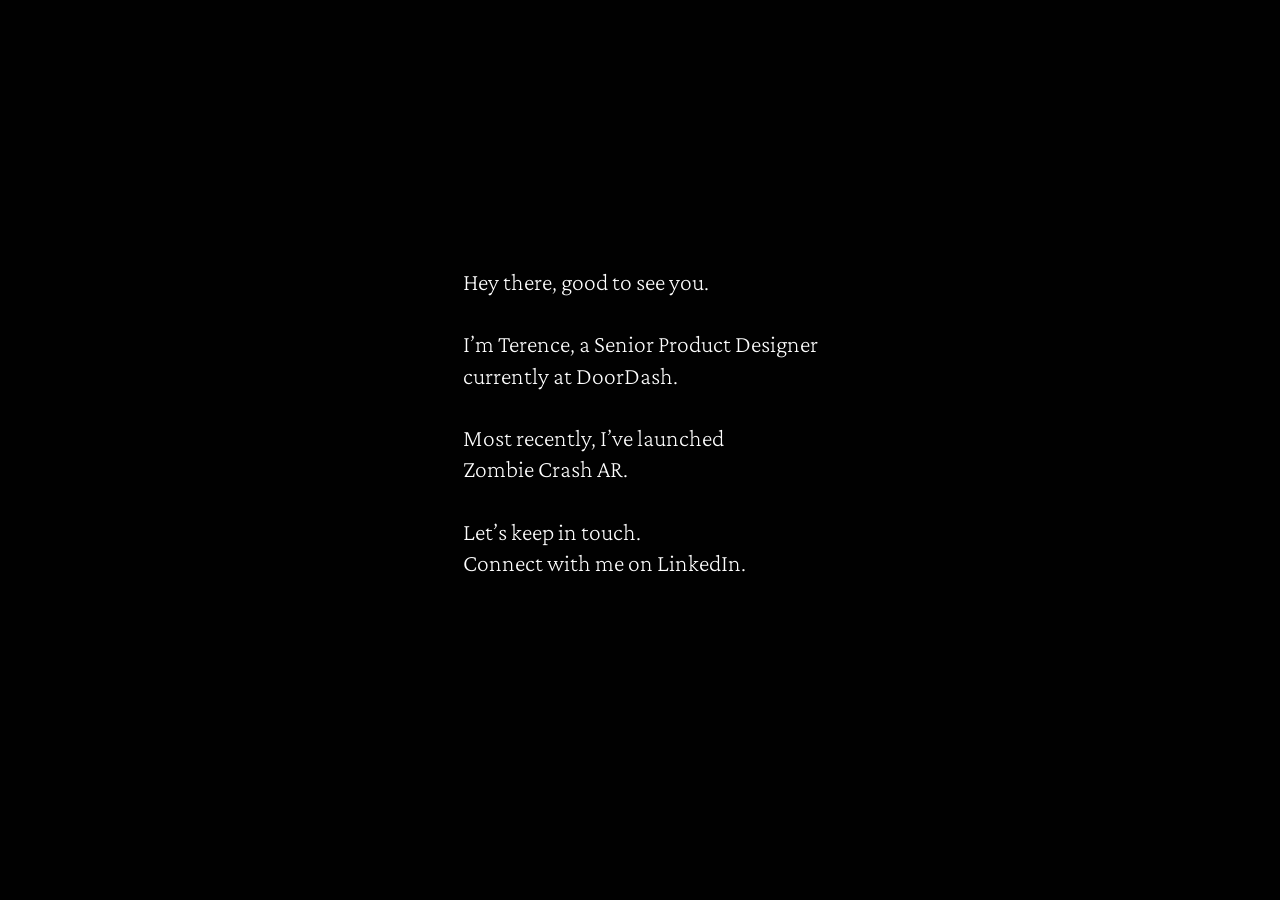
<file: index.html>
<!DOCTYPE html>
<html>

<head>
  <meta name="viewport" content="width=device-width,initial-scale=1">
  <link rel="stylesheet" href="styles.css">
  <link rel="preconnect" href="https://fonts.googleapis.com">
  <link rel="preconnect" href="https://fonts.gstatic.com" crossorigin>
  <link href="https://fonts.googleapis.com/css2?family=Crimson+Pro:wght@200;300&display=swap" rel="stylesheet">
</head>

<body>
  <div class="container__greeting">
    <p>
      Hey there, good to see you.<br><br>
      I’m Terence, a Senior Product Designer<br>
      currently at
      <a href="https://www.doordash.com/" target="_blank">
        DoorDash.
      </a>
      <br><br>
      Most recently, I’ve launched<br>
      <a href="https://apps.apple.com/us/app/zombie-crash-ar/id6759764681" target="_blank">
        Zombie Crash AR.
      </a>
      <br><br>
      Let’s keep in touch.<br>Connect with me on
      <a href="https://www.linkedin.com/in/terekim/" target="_blank">LinkedIn.</a>
    </p>
  </div>
</body>

</html>
</file>
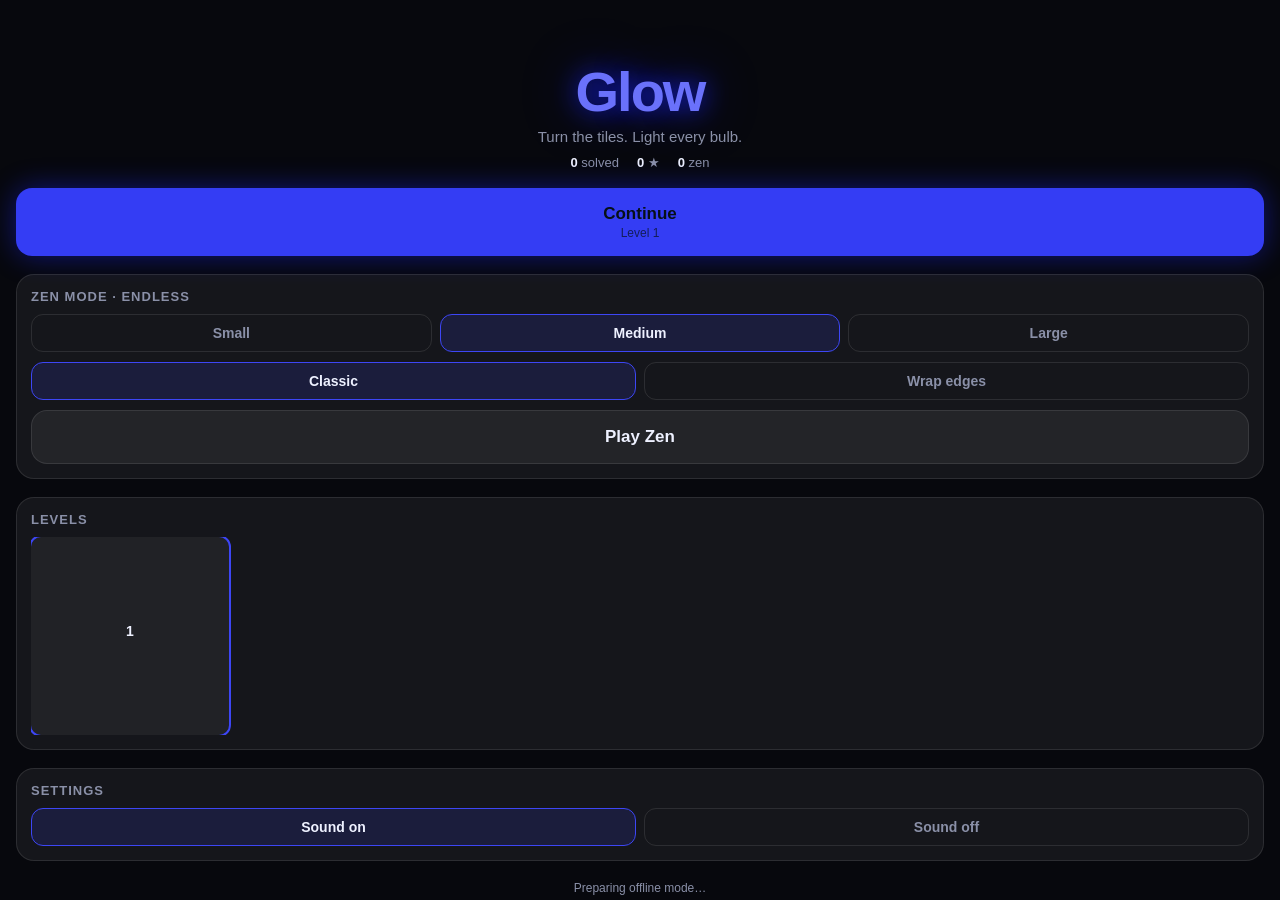
<file: glow/index.html>
<!DOCTYPE html>
<html lang="en">
<head>
<meta charset="utf-8">
<meta name="viewport" content="width=device-width,initial-scale=1,maximum-scale=1,user-scalable=no,viewport-fit=cover">
<meta name="theme-color" content="#07080d">
<meta name="apple-mobile-web-app-capable" content="yes">
<meta name="mobile-web-app-capable" content="yes">
<meta name="apple-mobile-web-app-status-bar-style" content="black-translucent">
<meta name="apple-mobile-web-app-title" content="Glow">
<link rel="manifest" href="manifest.json">
<link rel="apple-touch-icon" href="icon-180.png">
<link rel="icon" href="icon-192.png">
<title>Glow</title>
<style>
:root{--bg:#07080d;--fg:#eef1ff;--dim:#8a90a8;--card:rgba(255,255,255,.06);--line:rgba(255,255,255,.1);--hue:190}
*{box-sizing:border-box;margin:0;padding:0}
html,body{height:100%;background:var(--bg);color:var(--fg);font-family:-apple-system,BlinkMacSystemFont,"SF Pro Rounded","Segoe UI",Roboto,sans-serif;overflow:hidden;-webkit-user-select:none;user-select:none;-webkit-tap-highlight-color:transparent;-webkit-touch-callout:none;overscroll-behavior:none}
button{font:inherit;color:inherit;background:none;border:0;cursor:pointer}
.screen{position:fixed;inset:0;display:flex;flex-direction:column;padding:calc(env(safe-area-inset-top) + 14px) 16px calc(env(safe-area-inset-bottom) + 14px)}
.hidden{display:none!important}
/* home */
#home{overflow-y:auto;gap:18px;align-items:stretch}
.brand{text-align:center;margin-top:5vh}
.logo{font-size:56px;font-weight:800;letter-spacing:-2px;color:hsl(var(--hue) 95% 70%);text-shadow:0 0 24px hsl(var(--hue) 100% 55% / .8),0 0 60px hsl(var(--hue) 100% 50% / .45)}
.tag{color:var(--dim);margin-top:4px;font-size:15px}
.stats{display:flex;justify-content:center;gap:18px;color:var(--dim);font-size:13px;margin-top:10px}
.stats b{color:var(--fg)}
.btn{display:block;width:100%;padding:16px;border-radius:16px;background:var(--card);border:1px solid var(--line);font-size:17px;font-weight:650;text-align:center}
.btn.primary{background:hsl(var(--hue) 90% 58%);color:#061018;border:0;box-shadow:0 0 28px hsl(var(--hue) 100% 55% / .45)}
.btn small{display:block;font-weight:500;font-size:12px;opacity:.7;margin-top:2px}
.card{background:var(--card);border:1px solid var(--line);border-radius:18px;padding:14px}
.card h3{font-size:13px;text-transform:uppercase;letter-spacing:1px;color:var(--dim);margin-bottom:10px;font-weight:650}
.chips{display:flex;gap:8px;margin-bottom:10px}
.chip{flex:1;padding:10px 0;border-radius:12px;border:1px solid var(--line);font-size:14px;font-weight:600;color:var(--dim)}
.chip.on{color:var(--fg);border-color:hsl(var(--hue) 90% 60%);background:hsl(var(--hue) 90% 60% / .15)}
#levels{display:grid;grid-template-columns:repeat(6,1fr);gap:6px;max-height:40vh;overflow-y:auto}
.lv{aspect-ratio:1;border-radius:10px;background:rgba(255,255,255,.05);font-size:14px;font-weight:650;display:flex;flex-direction:column;align-items:center;justify-content:center;line-height:1}
.lv i{font-style:normal;font-size:8px;letter-spacing:-1px;color:hsl(var(--hue) 95% 65%);margin-top:3px;height:8px}
.lv.cur{outline:2px solid hsl(var(--hue) 90% 60%)}
.foot{text-align:center;color:var(--dim);font-size:12px;line-height:1.6;padding-bottom:8px}
.foot .ok{color:#7ee2a8}
/* game */
#game{gap:10px}
.top{display:flex;align-items:center;justify-content:space-between;min-height:44px}
.icon{width:44px;height:44px;border-radius:14px;background:var(--card);border:1px solid var(--line);display:flex;align-items:center;justify-content:center;font-size:20px}
.title{text-align:center}
.title b{font-size:18px;display:block}
.title span{font-size:12px;color:var(--dim)}
#boardWrap{flex:1;display:flex;align-items:center;justify-content:center;min-height:0;position:relative}
canvas{touch-action:none;display:block}
#help{position:absolute;bottom:0;left:0;right:0;text-align:center;color:var(--dim);font-size:13px;pointer-events:none;transition:opacity .4s}
.bar{display:flex;gap:10px}
.bar .btn{padding:13px 0;font-size:15px}
/* win */
#win{position:fixed;inset:0;background:rgba(4,5,9,.72);backdrop-filter:blur(8px);-webkit-backdrop-filter:blur(8px);display:flex;align-items:center;justify-content:center;padding:24px;opacity:0;transition:opacity .35s;pointer-events:none}
#win.show{opacity:1;pointer-events:auto}
.wincard{width:100%;max-width:340px;text-align:center;display:flex;flex-direction:column;gap:12px;transform:scale(.92);transition:transform .35s}
#win.show .wincard{transform:scale(1)}
.wt{font-size:30px;font-weight:800}
.stars{font-size:42px;letter-spacing:6px;color:hsl(var(--hue) 95% 66%);text-shadow:0 0 18px hsl(var(--hue) 100% 55%)}
.stars .off{color:rgba(255,255,255,.15);text-shadow:none}
.wd{color:var(--dim);font-size:14px}
</style>
</head>
<body>

<section id="home" class="screen">
  <div class="brand">
    <div class="logo">Glow</div>
    <div class="tag">Turn the tiles. Light every bulb.</div>
    <div class="stats"><span><b id="sSolved">0</b> solved</span><span><b id="sStars">0</b> ★</span><span><b id="sStreak">0</b> zen</span></div>
  </div>
  <button class="btn primary" id="bContinue">Continue<small id="bContinueSub">Level 1</small></button>
  <div class="card">
    <h3>Zen mode · endless</h3>
    <div class="chips" id="zSize">
      <button class="chip" data-s="s">Small</button><button class="chip on" data-s="m">Medium</button><button class="chip" data-s="l">Large</button>
    </div>
    <div class="chips" id="zWrap">
      <button class="chip on" data-w="0">Classic</button><button class="chip" data-w="1">Wrap edges</button>
    </div>
    <button class="btn" id="bZen">Play Zen</button>
  </div>
  <div class="card">
    <h3>Levels</h3>
    <div id="levels"></div>
  </div>
  <div class="card">
    <h3>Settings</h3>
    <div class="chips" id="sSound" style="margin:0"><button class="chip on" data-v="1">Sound on</button><button class="chip" data-v="0">Sound off</button></div>
  </div>
  <div class="foot"><span id="offline">Preparing offline mode…</span><br><span id="a2hs"></span></div>
</section>

<section id="game" class="screen hidden">
  <div class="top">
    <button class="icon" id="bHome" aria-label="Home">⌂</button>
    <div class="title"><b id="gTitle">Level 1</b><span id="gSub">Moves 0 · Par 0</span></div>
    <button class="icon" id="bRestart" aria-label="Restart">↻</button>
  </div>
  <div id="boardWrap"><canvas id="cv"></canvas><div id="help">Tap to rotate · Hold to lock a tile</div></div>
  <div class="bar">
    <button class="btn" id="bUndo">Undo</button>
    <button class="btn" id="bHint">Hint</button>
  </div>
</section>

<div id="win">
  <div class="wincard">
    <div class="wt" id="wT">Lit!</div>
    <div class="stars" id="wS"></div>
    <div class="wd" id="wD"></div>
    <button class="btn primary" id="wNext">Next level</button>
    <button class="btn" id="wHome">Home</button>
  </div>
</div>

<script>
(()=>{
const $=s=>document.querySelector(s);
const store={get(k,d){try{const v=localStorage.getItem('glow.'+k);return v==null?d:JSON.parse(v)}catch(e){return d}},set(k,v){try{localStorage.setItem('glow.'+k,JSON.stringify(v))}catch(e){}}};
const save=Object.assign({level:1,stars:{},solved:0,zen:0,sound:true,zs:'m',zw:0,seen:false},store.get('save',{}));
const persist=()=>store.set('save',save);

// directions: N E S W  -> [dx,dy,bit,oppositeBit]
const DIRS=[[0,-1,1,4],[1,0,2,8],[0,1,4,1],[-1,0,8,2]];
const rot=m=>((m<<1)|(m>>3))&15;
const pop=m=>(m&1)+(m>>1&1)+(m>>2&1)+(m>>3&1);
function mulberry(a){return()=>{a|=0;a=a+0x6D2B79F5|0;let t=Math.imul(a^a>>>15,1|a);t=t+Math.imul(t^t>>>7,61|t)^t;return((t^t>>>14)>>>0)/4294967296}}
const hueFor=n=>(190+n*47)%360;

function levelSpec(n){const w=Math.min(3+Math.ceil(n/4),8);const h=Math.min(w+Math.floor(n/6),12);return{w,h,wrap:n>=30&&n%2===0,seed:n*7919+13}}
const ZEN={s:[5,7],m:[7,10],l:[8,12]};

let G=null;
function nb(i,d){const x=i%G.w,y=(i/G.w)|0;let nx=x+DIRS[d][0],ny=y+DIRS[d][1];
  if(G.wrap){nx=(nx+G.w)%G.w;ny=(ny+G.h)%G.h}else if(nx<0||ny<0||nx>=G.w||ny>=G.h)return -1;return ny*G.w+nx}

function build(spec,mode,level){
  G={w:spec.w,h:spec.h,wrap:spec.wrap,mode,level,hue:mode==='zen'?(spec.seed%360):hueFor(level),moves:0,hints:0,undo:[],done:false,start:Date.now()};
  const n=G.w*G.h,r=mulberry(spec.seed);
  G.src=((G.h/2)|0)*G.w+((G.w/2)|0);
  const sol=new Uint8Array(n),vis=new Uint8Array(n),fr=[];
  const push=i=>{for(let d=0;d<4;d++){const j=nb(i,d);if(j>=0&&!vis[j])fr.push([i,j,d])}};
  vis[G.src]=1;push(G.src);
  while(fr.length){const k=(r()*fr.length)|0;const e=fr[k];fr[k]=fr[fr.length-1];fr.pop();const[i,j,d]=e;if(vis[j])continue;
    // soften four way crosses so puzzles read cleanly
    if(pop(sol[i])>=3&&r()<.75&&fr.some(f=>f[1]===j&&f[0]!==i))continue;
    vis[j]=1;sol[i]|=DIRS[d][2];sol[j]|=DIRS[d][3];push(j)}
  const tile=new Uint8Array(n);let par;
  do{par=0;for(let i=0;i<n;i++){let m=sol[i];const k=(r()*4)|0;for(let t=0;t<k;t++)m=rot(m);tile[i]=m;let q=m,c=0;while(q!==sol[i]&&c<4){q=rot(q);c++}par+=c}}while(par===0);
  Object.assign(G,{sol,tile,par,lock:new Uint8Array(n),anim:new Float32Array(n),lit:new Uint8Array(n)});
  computeLit();
}
function computeLit(){const L=new Uint8Array(G.w*G.h),q=[G.src];L[G.src]=1;let c=1;
  while(q.length){const i=q.pop();for(let d=0;d<4;d++)if(G.tile[i]&DIRS[d][2]){const j=nb(i,d);if(j>=0&&!L[j]&&(G.tile[j]&DIRS[d][3])){L[j]=1;c++;q.push(j)}}}
  G.lit=L;G.litCount=c;return c===L.length}

// ---------- rendering ----------
const cv=$('#cv'),ctx=cv.getContext('2d');let cell=40,dpr=1,running=false,last=0;
function layout(){if(!G)return;const wrap=$('#boardWrap');const aw=wrap.clientWidth,ah=wrap.clientHeight-22;
  cell=Math.max(24,Math.floor(Math.min(aw/G.w,ah/G.h,84)));dpr=Math.min(window.devicePixelRatio||1,3);
  cv.style.width=G.w*cell+'px';cv.style.height=G.h*cell+'px';cv.width=G.w*cell*dpr;cv.height=G.h*cell*dpr;draw()}
function rr(x,y,w,h,r){ctx.beginPath();ctx.moveTo(x+r,y);ctx.arcTo(x+w,y,x+w,y+h,r);ctx.arcTo(x+w,y+h,x,y+h,r);ctx.arcTo(x,y+h,x,y,r);ctx.arcTo(x,y,x+w,y,r);ctx.closePath()}
function draw(){const s=cell,n=G.w*G.h;ctx.setTransform(dpr,0,0,dpr,0,0);ctx.clearRect(0,0,G.w*s,G.h*s);
  for(let i=0;i<n;i++){const x=(i%G.w)*s,y=((i/G.w)|0)*s;ctx.fillStyle=G.lock[i]?'rgba(255,255,255,.10)':'rgba(255,255,255,.03)';rr(x+2,y+2,s-4,s-4,s*.18);ctx.fill();
    if(G.lock[i]){ctx.strokeStyle=`hsl(${G.hue} 80% 60% / .35)`;ctx.lineWidth=1;ctx.stroke()}}
  for(let pass=0;pass<2;pass++)for(let i=0;i<n;i++)if((G.lit[i]?1:0)===pass)drawTile(i)}
function drawTile(i){const s=cell,m=G.tile[i],lit=G.lit[i],h=G.hue;
  ctx.save();ctx.translate((i%G.w)*s+s/2,((i/G.w)|0)*s+s/2);ctx.rotate(-G.anim[i]);
  const col=lit?`hsl(${h} 95% 66%)`:'#3a3f52';
  ctx.lineCap='round';ctx.lineWidth=s*.16;ctx.strokeStyle=col;
  if(lit){ctx.shadowColor=`hsl(${h} 100% 58%)`;ctx.shadowBlur=s*.4}
  ctx.beginPath();for(let d=0;d<4;d++)if(m&DIRS[d][2]){ctx.moveTo(0,0);ctx.lineTo(DIRS[d][0]*s/2,DIRS[d][1]*s/2)}ctx.stroke();
  if(i===G.src){ctx.fillStyle=`hsl(${h} 95% 66%)`;rr(-s*.24,-s*.24,s*.48,s*.48,s*.12);ctx.fill();ctx.shadowBlur=0;ctx.fillStyle='#fff';ctx.beginPath();ctx.arc(0,0,s*.09,0,7);ctx.fill()}
  else if(pop(m)===1){ctx.beginPath();ctx.arc(0,0,s*.2,0,7);
    if(lit){ctx.fillStyle=`hsl(${h} 100% 78%)`;ctx.fill()}else{ctx.shadowBlur=0;ctx.fillStyle='#07080d';ctx.fill();ctx.lineWidth=s*.07;ctx.stroke()}}
  ctx.restore()}
function kick(){if(!running){running=true;last=performance.now();requestAnimationFrame(tick)}}
function tick(t){const dt=Math.min(.05,(t-last)/1000);last=t;let active=false;const k=Math.exp(-dt*20);
  for(let i=0;i<G.anim.length;i++){if(G.anim[i]){G.anim[i]*=k;if(Math.abs(G.anim[i])<.004)G.anim[i]=0;else active=true}}
  draw();if(active)requestAnimationFrame(tick);else running=false}

// ---------- sound ----------
let AC=null;
function tone(f,d=.07,v=.04,type='sine',delay=0){if(!save.sound)return;try{AC=AC||new(window.AudioContext||window.webkitAudioContext)();if(AC.state==='suspended')AC.resume();
  const t0=AC.currentTime+delay,o=AC.createOscillator(),g=AC.createGain();o.type=type;o.frequency.value=f;g.gain.setValueAtTime(0,t0);g.gain.linearRampToValueAtTime(v,t0+.008);g.gain.exponentialRampToValueAtTime(.0001,t0+d);o.connect(g).connect(AC.destination);o.start(t0);o.stop(t0+d+.02)}catch(e){}}
const buzz=ms=>{try{navigator.vibrate&&navigator.vibrate(ms)}catch(e){}};

// ---------- actions ----------
function hud(){$('#gTitle').textContent=G.mode==='zen'?'Zen':'Level '+G.level+(G.wrap?' · wrap':'');
  $('#gSub').textContent=`Moves ${G.moves} · Par ${G.par} · ${Math.round(100*G.litCount/G.lit.length)}% lit`}
function rotateTile(i){if(G.done)return;if(G.lock[i]){tone(140,.08,.03,'triangle');buzz(15);return}
  G.tile[i]=rot(G.tile[i]);G.anim[i]+=Math.PI/2;G.moves++;G.undo.push(i);
  const solved=computeLit();tone(420+500*G.litCount/G.lit.length,.06);hud();kick();
  if(!save.seen){save.seen=true;persist();$('#help').style.opacity=0}
  if(solved)win()}
function toggleLock(i){if(G.done)return;G.lock[i]^=1;tone(G.lock[i]?300:240,.05,.03,'triangle');buzz(10);draw()}
function undo(){if(G.done||!G.undo.length)return;const i=G.undo.pop();G.tile[i]=rot(rot(rot(G.tile[i])));G.anim[i]-=Math.PI/2;G.moves=Math.max(0,G.moves-1);computeLit();hud();kick();tone(330,.05)}
function hint(){if(G.done)return;const c=[];for(let i=0;i<G.tile.length;i++)if(G.tile[i]!==G.sol[i])c.push(i);if(!c.length)return;
  const i=c[(Math.random()*c.length)|0];let k=0;while(G.tile[i]!==G.sol[i]){G.tile[i]=rot(G.tile[i]);k++}G.anim[i]+=k*Math.PI/2;G.lock[i]=1;G.hints++;
  const solved=computeLit();tone(880,.12,.04);hud();kick();if(solved)win()}
function win(){G.done=true;const secs=Math.round((Date.now()-G.start)/1000);
  let st=G.moves<=G.par?3:G.moves<=Math.ceil(G.par*1.6)+2?2:1;if(G.hints)st=Math.min(st,2);
  save.solved++;
  if(G.mode==='zen')save.zen++;else{const prev=save.stars[G.level]||0;save.stars[G.level]=Math.max(prev,st);if(G.level>=save.level)save.level=G.level+1}
  persist();[523,659,784,1047].forEach((f,k)=>tone(f,.35,.05,'sine',k*.09));buzz([20,40,20]);
  $('#wT').textContent=['','Lit!','Bright!','Brilliant!'][st];
  $('#wS').innerHTML=[1,2,3].map(k=>k<=st?'★':'<span class="off">★</span>').join('');
  $('#wD').textContent=`${G.moves} moves (par ${G.par}) · ${Math.floor(secs/60)}:${String(secs%60).padStart(2,'0')}${G.hints?` · ${G.hints} hint${G.hints>1?'s':''}`:''}`;
  $('#wNext').textContent=G.mode==='zen'?'Another one':'Next level';
  const me=G;setTimeout(()=>{if(G===me)$('#win').classList.add('show')},500)}

function startLevel(n){build(levelSpec(n),'level',n);enterGame()}
function startZen(){const[w,h]=ZEN[save.zs];build({w,h,wrap:!!save.zw,seed:(Math.random()*2**31)|0},'zen',0);enterGame()}
function enterGame(){document.documentElement.style.setProperty('--hue',G.hue);$('#win').classList.remove('show');$('#home').classList.add('hidden');$('#game').classList.remove('hidden');
  $('#help').style.opacity=save.seen?0:1;hud();requestAnimationFrame(layout)}
function goHome(){$('#win').classList.remove('show');$('#game').classList.add('hidden');$('#home').classList.remove('hidden');renderHome()}

// ---------- input ----------
let press=null;
function hit(e){const r=cv.getBoundingClientRect();const x=Math.floor((e.clientX-r.left)/cell),y=Math.floor((e.clientY-r.top)/cell);return x>=0&&y>=0&&x<G.w&&y<G.h?y*G.w+x:-1}
cv.addEventListener('pointerdown',e=>{e.preventDefault();const i=hit(e);if(i<0)return;press={i,fired:false};press.timer=setTimeout(()=>{if(press){press.fired=true;toggleLock(press.i)}},380)});
cv.addEventListener('pointerup',e=>{if(!press)return;clearTimeout(press.timer);if(!press.fired&&hit(e)===press.i)rotateTile(press.i);press=null});
cv.addEventListener('pointercancel',()=>{if(press)clearTimeout(press.timer);press=null});
cv.addEventListener('contextmenu',e=>e.preventDefault());
addEventListener('resize',layout);

$('#bHome').onclick=goHome;$('#wHome').onclick=goHome;
$('#bRestart').onclick=()=>{if(G.mode!=='zen')return startLevel(G.level);if(G.done)return;while(G.undo.length)undo();G.lock.fill(0);G.moves=0;G.hints=0;G.start=Date.now();computeLit();hud();draw()};
$('#bUndo').onclick=undo;$('#bHint').onclick=hint;
$('#wNext').onclick=()=>G.mode==='zen'?startZen():startLevel(G.level+1);
$('#bContinue').onclick=()=>startLevel(save.level);
$('#bZen').onclick=startZen;
const chipGroup=(sel,key,attr,parse)=>$(sel).querySelectorAll('.chip').forEach(b=>b.onclick=()=>{save[key]=parse(b.dataset[attr]);persist();renderHome()});
chipGroup('#zSize','zs','s',v=>v);chipGroup('#zWrap','zw','w',v=>+v);chipGroup('#sSound','sound','v',v=>v==='1');

function renderHome(){document.documentElement.style.setProperty('--hue',hueFor(save.level));
  const stars=Object.values(save.stars).reduce((a,b)=>a+b,0);
  $('#sSolved').textContent=save.solved;$('#sStars').textContent=stars;$('#sStreak').textContent=save.zen;
  $('#bContinueSub').textContent='Level '+save.level+(levelSpec(save.level).wrap?' · wrap':'');
  $('#zSize').querySelectorAll('.chip').forEach(b=>b.classList.toggle('on',b.dataset.s===save.zs));
  $('#zWrap').querySelectorAll('.chip').forEach(b=>b.classList.toggle('on',+b.dataset.w===save.zw));
  $('#sSound').querySelectorAll('.chip').forEach(b=>b.classList.toggle('on',(b.dataset.v==='1')===save.sound));
  const L=$('#levels');L.innerHTML='';
  for(let n=1;n<=save.level;n++){const b=document.createElement('button');b.className='lv'+(n===save.level?' cur':'');const s=save.stars[n]||0;
    b.innerHTML=`${n}<i>${'★'.repeat(s)}</i>`;b.onclick=()=>startLevel(n);L.appendChild(b)}
  if(save.level>30)L.scrollTop=L.scrollHeight}
renderHome();

// ---------- offline ----------
const standalone=matchMedia('(display-mode: standalone)').matches||navigator.standalone;
if(!standalone&&/iPhone|iPad|iPod/.test(navigator.userAgent))$('#a2hs').textContent='Tip: Share → Add to Home Screen for a full screen app.';
if('serviceWorker'in navigator){navigator.serviceWorker.register('sw.js').then(()=>navigator.serviceWorker.ready).then(()=>{$('#offline').innerHTML='<span class="ok">✓ Ready to play offline</span>'}).catch(()=>{$('#offline').textContent='Offline mode unavailable. Keep this tab open.'})}
else $('#offline').textContent='Keep this tab open to play offline.';

window.__glow={get G(){return G},startLevel,startZen,rotateTile,save};
})();
</script>
</body>
</html>
</file>
<file: styles.css>
body {
  background-color: #010101;
  color: #fefefe;
  font-family: 'Crimson Pro', 'serif';
  font-weight: lighter;
  height: 100%;
  overflow: hidden;
  -webkit-font-smoothing: antialiased;
  -moz-osx-font-smoothing: grayscale;
}

a {
  color: #ffffff;
  text-decoration: none;
}

p {
  font-size: 24px;
  line-height: 1.3;
}

.container__greeting {
  align-items: center;
  display: flex;
  flex-direction: column;
  height: 92vh;
  justify-content: center;
  overflow: hidden;
  padding-left: 2vw;
  padding-right: 2vw;
}
</file>
